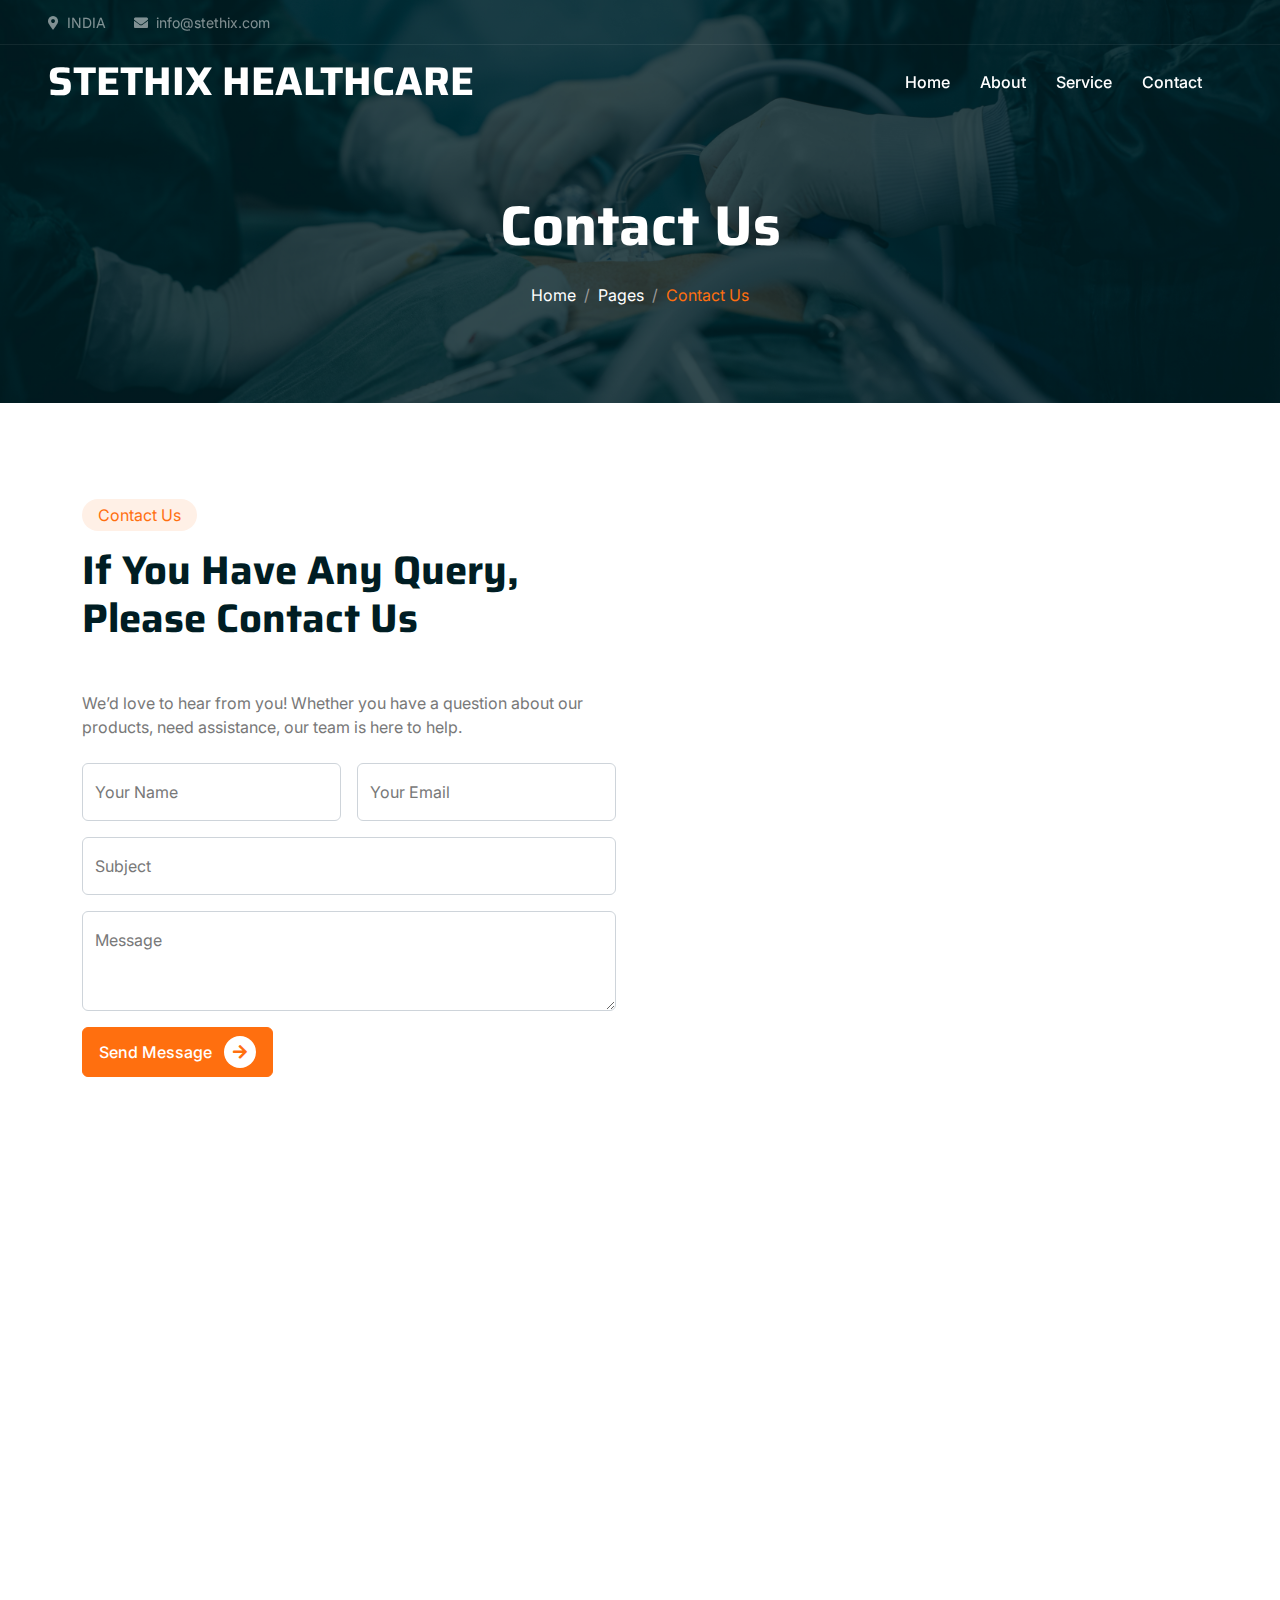
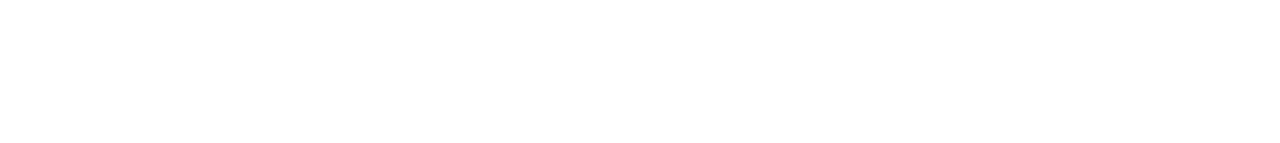
<file: contact.html>
<!DOCTYPE html>
<html lang="en">

<head>
    <meta charset="utf-8">
    <title>STETHIX HEALTHCARE | contact us</title>
    <meta content="width=device-width, initial-scale=1.0" name="viewport">
<meta content="Medical equipment supplier India, Healthcare consumables, Critical care devices supplier, Laboratory products distributor, Hospital consumables provider, PPE kits wholesale supplier, Disposable medical products, Blood collection tubes supplier, IV sets and oxygen masks, Veterinary critical care solutions, Medical equipment sales and services, Healthcare supplies online store, Laboratory essentials for hospitals, High-quality medical consumables, Affordable healthcare equipment, Trusted healthcare supplier India, One-stop medical supply shop, Advanced healthcare solutions, Reliable medical product supplier, Stethix Healthcare products, stethix healthcare, stethix, kerala medical equipments" name="keywords">
    <meta content="Stethix Healthcare is your trusted partner for high-quality medical equipment, healthcare consumables, critical care devices, and laboratory essentials. We provide reliable solutions for hospitals, clinics, and veterinary care, ensuring excellence and affordability in healthcare supplies." name="description">

<!-- Google tag (gtag.js) -->
<script async src="https://www.googletagmanager.com/gtag/js?id=G-5CHFH58EYH"></script>
<script>
  window.dataLayer = window.dataLayer || [];
  function gtag(){dataLayer.push(arguments);}
  gtag('js', new Date());

  gtag('config', 'G-5CHFH58EYH');
</script>
    <!-- Favicon -->
    <link href="img/favicon.ico" rel="icon">

    <!-- Google Web Fonts -->
    <link rel="preconnect" href="https://fonts.googleapis.com">
    <link rel="preconnect" href="https://fonts.gstatic.com" crossorigin>
    <link href="https://fonts.googleapis.com/css2?family=Inter:wght@400;500;600&family=Saira:wght@500;600;700&display=swap" rel="stylesheet"> 

    <!-- Icon Font Stylesheet -->
    <link href="https://cdnjs.cloudflare.com/ajax/libs/font-awesome/5.10.0/css/all.min.css" rel="stylesheet">
    <link href="https://cdn.jsdelivr.net/npm/bootstrap-icons@1.4.1/font/bootstrap-icons.css" rel="stylesheet">

    <!-- Libraries Stylesheet -->
    <link href="lib/animate/animate.min.css" rel="stylesheet">
    <link href="lib/owlcarousel/assets/owl.carousel.min.css" rel="stylesheet">

    <!-- Customized Bootstrap Stylesheet -->
    <link href="css/bootstrap.min.css" rel="stylesheet">

    <!-- Template Stylesheet -->
    <link href="css/style.css" rel="stylesheet">
</head>

<body>
    <!-- Spinner Start -->
    <div id="spinner" class="show bg-white position-fixed translate-middle w-100 vh-100 top-50 start-50 d-flex align-items-center justify-content-center">
        <div class="spinner-grow text-primary" role="status"></div>
    </div>
    <!-- Spinner End -->


   
  <!-- Navbar Start -->
  <div class="container-fluid fixed-top px-0 wow fadeIn" data-wow-delay="0.1s">
    <div class="top-bar text-white-50 row gx-0 align-items-center d-none d-lg-flex">
        <div class="col-lg-6 px-5 text-start">
            <small><i class="fa fa-map-marker-alt me-2"></i>INDIA</small>
            <small class="ms-4"><i class="fa fa-envelope me-2"></i>info@stethix.com</small>
        </div>
      
    </div>

    <nav class="navbar navbar-expand-lg navbar-dark py-lg-0 px-lg-5 wow fadeIn" data-wow-delay="0.1s">
        <a href="index.html" class="navbar-brand ms-4 ms-lg-0">
            <h1 class="fw-bold text-primary m-0"><span class="text-white">STETHIX HEALTHCARE</span></h1>
        </a>
        <button type="button" class="navbar-toggler me-4" data-bs-toggle="collapse" data-bs-target="#navbarCollapse">
            <span class="navbar-toggler-icon"></span>
        </button>
        <div class="collapse navbar-collapse" id="navbarCollapse">
            <div class="navbar-nav ms-auto p-4 p-lg-0">
                <a href="index.html" class="nav-item nav-link">Home</a>
                <a href="about.html" class="nav-item nav-link active">About</a>
                <a href="service.html" class="nav-item nav-link">Service</a>
                
                <a href="contact.html" class="nav-item nav-link">Contact</a>
            </div>
           
        </div>
    </nav>
</div>
<!-- Navbar End -->


    <!-- Page Header Start -->
    <div class="container-fluid page-header mb-5 wow fadeIn" data-wow-delay="0.1s">
        <div class="container text-center">
            <h1 class="display-4 text-white animated slideInDown mb-4">Contact Us</h1>
            <nav aria-label="breadcrumb animated slideInDown">
                <ol class="breadcrumb justify-content-center mb-0">
                    <li class="breadcrumb-item"><a class="text-white" href="#">Home</a></li>
                    <li class="breadcrumb-item"><a class="text-white" href="#">Pages</a></li>
                    <li class="breadcrumb-item text-primary active" aria-current="page">Contact Us</li>
                </ol>
            </nav>
        </div>
    </div>
    <!-- Page Header End -->


    <!-- Contact Start -->
    <div class="container-xxl py-5">
        <div class="container">
            <div class="row g-5">
                <div class="col-lg-6 wow fadeIn" data-wow-delay="0.1s">
                    <div class="d-inline-block rounded-pill bg-secondary text-primary py-1 px-3 mb-3">Contact Us</div>
                    <h1 class="display-6 mb-5">If You Have Any Query, Please Contact Us</h1>
                    <p class="mb-4">We’d love to hear from you! Whether you have a question about our products, need assistance, our team is here to help.</p>
                    <form action="https://formspree.io/f/mgvezolv" method="POST">
                        <div class="row g-3">
                            <div class="col-md-6">
                                <div class="form-floating">
                                    <input type="text" class="form-control" id="name" name="name" placeholder="Your Name" required>
                                    <label for="name">Your Name</label>
                                </div>
                            </div>
                            <div class="col-md-6">
                                <div class="form-floating">
                                    <input type="email" class="form-control" id="email" name="email" placeholder="Your Email" required>
                                    <label for="email">Your Email</label>
                                </div>
                            </div>
                            <div class="col-12">
                                <div class="form-floating">
                                    <input type="text" class="form-control" id="subject" name="subject" placeholder="Subject" required>
                                    <label for="subject">Subject</label>
                                </div>
                            </div>
                            <div class="col-12">
                                <div class="form-floating">
                                    <textarea class="form-control" placeholder="Leave a message here" id="message" name="message" style="height: 100px" required></textarea>
                                    <label for="message">Message</label>
                                </div>
                            </div>
                            <div class="col-12">
                                <button class="btn btn-primary py-2 px-3 me-3">
                                    Send Message
                                    <div class="d-inline-flex btn-sm-square bg-white text-primary rounded-circle ms-2">
                                        <i class="fa fa-arrow-right"></i>
                                    </div>
                                </button>
                            </div>
                        </div>
                    </form>
                    
                </div>
                <div class="col-lg-6 wow fadeIn" data-wow-delay="0.5s" style="min-height: 450px;">
                    <div class="position-relative rounded overflow-hidden h-100">
                        <iframe src="https://www.google.com/maps/embed?pb=!1m18!1m12!1m3!1d3929.7434732219144!2d76.2960353!3d9.955288499999998!2m3!1f0!2f0!3f0!3m2!1i1024!2i768!4f13.1!3m3!1m2!1s0x3b08738f69af5d67%3A0x19032f664dd65b24!2sSTETHIX%20HEALTHCARE%20LLP!5e0!3m2!1sen!2sin!4v1732193950928!5m2!1sen!2sin" width="600" height="450" style="border:0;" allowfullscreen="" loading="lazy" referrerpolicy="no-referrer-when-downgrade"></iframe>
                    </div>
                </div>
            </div>
        </div>
    </div>
    <!-- Contact End -->


   <!-- Footer Start -->
   <div class="container-fluid bg-dark text-white-50 footer mt-5 pt-5 wow fadeIn" data-wow-delay="0.1s">
    <div class="container py-5">
        <div class="row g-5">
            <div class="col-lg-3 col-md-6">
                <h1 class="fw-bold text-primary mb-4"><span class="text-white">STETHIX HEALTHCARE LLP</span></h1>
                <p>Serving healthcare providers worldwide, we combine our global reach with deep local expertise to meet the unique needs of every region, offering tailored solutions that make a difference in patient care.</p>
                <!--<div class="d-flex pt-2">
                    <a class="btn btn-square me-1" href=""><i class="fab fa-twitter"></i></a>
                    <a class="btn btn-square me-1" href=""><i class="fab fa-facebook-f"></i></a>
                    <a class="btn btn-square me-1" href=""><i class="fab fa-youtube"></i></a>
                    <a class="btn btn-square me-0" href=""><i class="fab fa-linkedin-in"></i></a>
                </div> -->
            </div>
            <div class="col-lg-3 col-md-6">
                <h5 class="text-light mb-4">Address</h5>
                <p><i class="fa fa-map-marker-alt me-3"></i>Ernakulam,Kerala,IN</p>
                <p><i class="fa fa-phone-alt me-3"></i>+91-9188764881<br> &nbsp; &nbsp;&nbsp;&nbsp;&nbsp;&nbsp;+91-9482243708</p>
                <p><i class="fa fa-envelope me-3"></i>info@stethix.com</p>
            </div>
            <div class="col-lg-3 col-md-6">
                <h5 class="text-light mb-4">Quick Links</h5>
                <a class="btn btn-link" href="">About Us</a>
                <a class="btn btn-link" href="">Contact Us</a>
                <a class="btn btn-link" href="">Our Services</a>
                <a class="btn btn-link" href="">Terms & Condition</a>
                <a class="btn btn-link" href="">Support</a>
            </div>
            
        </div>
    </div>
    <div class="container-fluid copyright">
        <div class="container">
            <div class="row">
                <div class="col-md-6 text-center text-md-start mb-3 mb-md-0">
                    &copy; <a href="https://stethix.com">stethix.com</a>, All Right Reserved.
                </div>
                <div class="col-md-6 text-center text-md-end">
                   Designed By <a>STETHIX HEALTHCARE</a>
                </div>
            </div>
        </div>
    </div>
</div>
<!-- Footer End -->


<script>(function(w, d) { w.CollectId = "673c24aa48b2ba247e882c28"; var h = d.head || d.getElementsByTagName("head")[0]; var s = d.createElement("script"); s.setAttribute("type", "text/javascript"); s.async=true; s.setAttribute("src", "https://collectcdn.com/launcher.js"); h.appendChild(s); })(window, document);</script>
   



    <!-- JavaScript Libraries -->
    <script src="https://code.jquery.com/jquery-3.4.1.min.js"></script>
    <script src="https://cdn.jsdelivr.net/npm/bootstrap@5.0.0/dist/js/bootstrap.bundle.min.js"></script>
    <script src="lib/wow/wow.min.js"></script>
    <script src="lib/easing/easing.min.js"></script>
    <script src="lib/waypoints/waypoints.min.js"></script>
    <script src="lib/owlcarousel/owl.carousel.min.js"></script>
    <script src="lib/parallax/parallax.min.js"></script>

    <!-- Template Javascript -->
    <script src="js/main.js"></script>
</body>

</html>
</file>
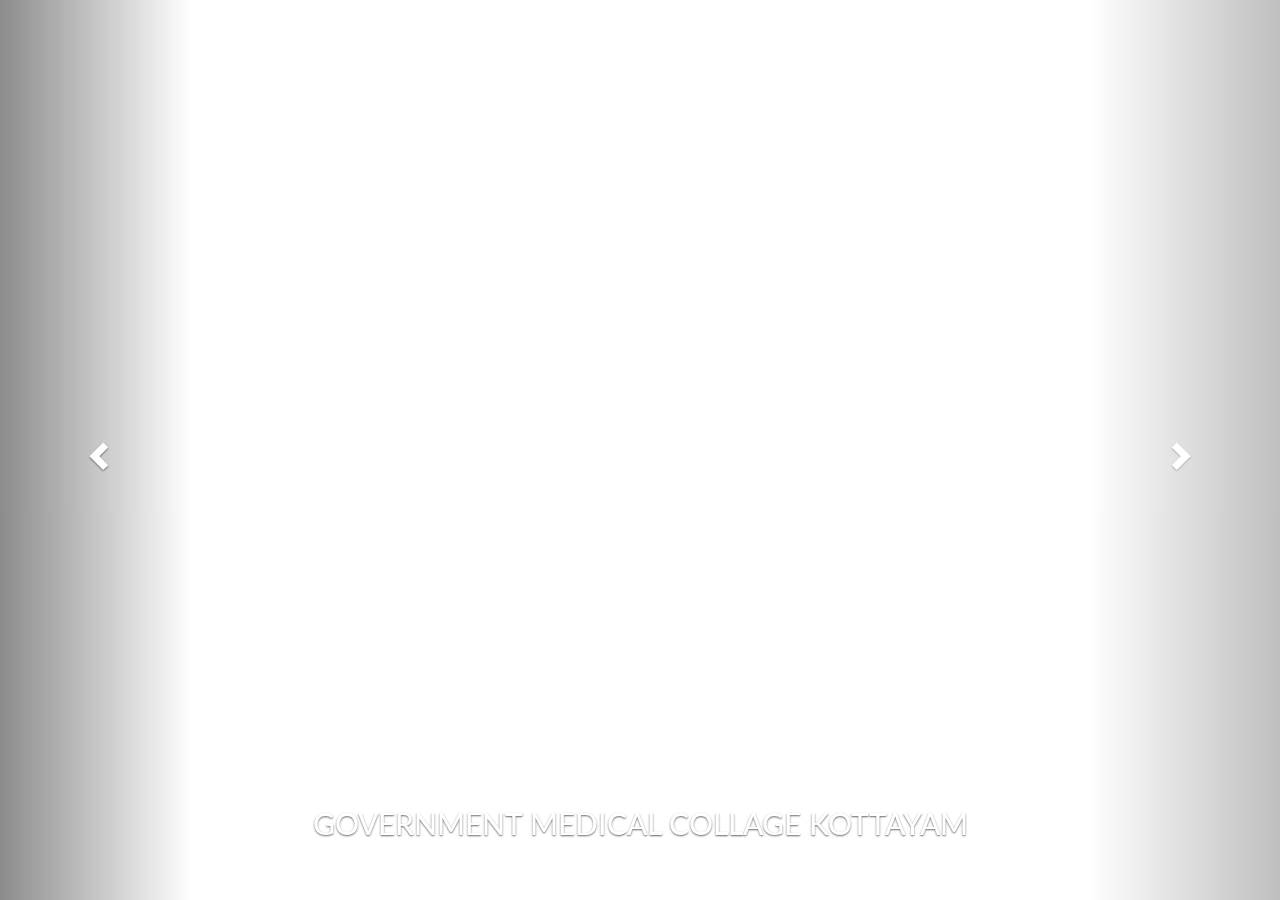
<file: gallery.html>
<!doctype html>
<html lang="en">
  <head>
    <meta http-equiv="refresh" content="25; URL=https://hospital.dinuanju.in/" />

    <style>
   body{
  font-family: 'Lato', sans-serif;
}
.carousel-fade .carousel-inner .item {
  opacity: 0;
  transition-property: opacity;
}

.carousel-fade .carousel-inner .active {
  opacity: 1;
}

.carousel-fade .carousel-inner .active.left,
.carousel-fade .carousel-inner .active.right {
  left: 0;
  opacity: 0;
  z-index: 1;
}

.carousel-fade .carousel-inner .next.left,
.carousel-fade .carousel-inner .prev.right {
  opacity: 1;
}

.carousel-fade .carousel-control {
  z-index: 2;
} 
@media all and (transform-3d), (-webkit-transform-3d) {
    .carousel-fade .carousel-inner > .item.next,
    .carousel-fade .carousel-inner > .item.active.right {
      opacity: 0;
      -webkit-transform: translate3d(0, 0, 0);
              transform: translate3d(0, 0, 0);
    }
    .carousel-fade .carousel-inner > .item.prev,
    .carousel-fade .carousel-inner > .item.active.left {
      opacity: 0;
      -webkit-transform: translate3d(0, 0, 0);
              transform: translate3d(0, 0, 0);
    }
    .carousel-fade .carousel-inner > .item.next.left,
    .carousel-fade .carousel-inner > .item.prev.right,
    .carousel-fade .carousel-inner > .item.active {
      opacity: 1;
      -webkit-transform: translate3d(0, 0, 0);
              transform: translate3d(0, 0, 0);
    }
} 
.carousel-caption {
    text-shadow: 0 1px 4px rgba(0,0,0,.9);
  font-size:17px
}
.carousel-caption h3 {
  font-size: 30px;
  font-family: 'Lato', sans-serif;
}
    html,
    body,
    .carousel,
    .carousel-inner,
    .carousel-inner .item {
      height: 100%;
    } 
    .item:nth-child(1) {
      background: url('https://kottayammedicalcollege.org/wp-content/uploads/2023/06/slide-7.jpeg');
  background-size: cover;
  background-position: center center;
  background-repeat: no-repeat;
    }

    .item:nth-child(2) {
      background: url('https://kottayammedicalcollege.org/wp-content/uploads/2023/06/slidecm.jpg');
  background-size: cover;
  background-position: center center;
  background-repeat: no-repeat;
    }

    .item:nth-child(3) {
      background: url('https://kottayammedicalcollege.org/wp-content/uploads/2023/06/slide-9.jpeg');
  background-size: cover;
  background-position: center center;
  background-repeat: no-repeat;
    }

    .credit {
      position: fixed;
      bottom: 0;
      right: 0;
      padding: 10px;
      color: #ffffff; /* White text color */
      font-weight: bold; /* Bold font weight */
      font-size: 20px; /* Increase the font size */
    }
    </style>
    <!-- Required meta tags -->
    <meta charset="utf-8">
    <meta name="viewport" content="width=device-width, initial-scale=1">
    <link rel="stylesheet" type="text/css" href="https://maxcdn.bootstrapcdn.com/bootstrap/3.3.1/css/bootstrap.min.css">
    <link href='https://fonts.googleapis.com/css?family=Lato' rel='stylesheet' type='text/css'>
    <!-- Bootstrap CSS -->
    <link href="https://cdn.jsdelivr.net/npm/bootstrap@5.0.2/dist/css/bootstrap.min.css" rel="stylesheet" integrity="sha384-EVSTQN3/azprG1Anm3QDgpJLIm9Nao0Yz1ztcQTwFspd3yD65VohhpuuCOmLASjC" crossorigin="anonymous">

    <title>GALLERY</title>
  </head>
  <body>
    
    <link rel="stylesheet" type="text/css" href="https://maxcdn.bootstrapcdn.com/bootstrap/3.3.1/css/bootstrap.min.css">
    <link href='https://fonts.googleapis.com/css?family=Lato' rel='stylesheet' type='text/css'>
    
        <div id="carouselFade" class="carousel slide carousel-fade" data-ride="carousel">
    
            <!-- Wrapper for slides -->
            <div class="carousel-inner" role="listbox">
                <div class="item active">  
                    <div class="carousel-caption">
                      <h3>GOVERNMENT MEDICAL COLLAGE KOTTAYAM </h3>
                    </div>
                </div>
                <div class="item"> 
                    <div class="carousel-caption">
                        <h3>GOVERNMENT MEDICAL COLLAGE KOTTAYAM </h3>
                    </div>
                </div>
                <div class="item"> 
                    <div class="carousel-caption">
                        <h3>GOVERNMENT MEDICAL COLLAGE KOTTAYAM </h3>
                    </div>
                </div>
            </div>
    
            <!-- Controls -->
            <a class="left carousel-control" href="#carouselFade" role="button" data-slide="prev">
                <span class="glyphicon glyphicon-chevron-left" aria-hidden="true"></span>
                <span class="sr-only">Previous</span>
            </a>
            <a class="right carousel-control" href="#carouselFade" role="button" data-slide="next">
                <span class="glyphicon glyphicon-chevron-right" aria-hidden="true"></span>
                <span class="sr-only">Next</span>
            </a>
        </div>
        <!-- Credit line -->
  <div class="credit">
    Developed by STETHIX HEALTHCARE<br>
    Email: info@stethix.com
  </div>
        <!-- jQuery (necessary for Bootstrap's JavaScript plugins) -->
        <script src="https://ajax.googleapis.com/ajax/libs/jquery/1.11.1/jquery.min.js"></script>
        <!-- Include all compiled plugins (below), or include individual files as needed -->
        <script src="https://maxcdn.bootstrapcdn.com/bootstrap/3.3.1/js/bootstrap.min.js">
            $('.carousel').carousel({
  interval: 30,
  pause: false
})
        </script>
  </body></html>
</file>
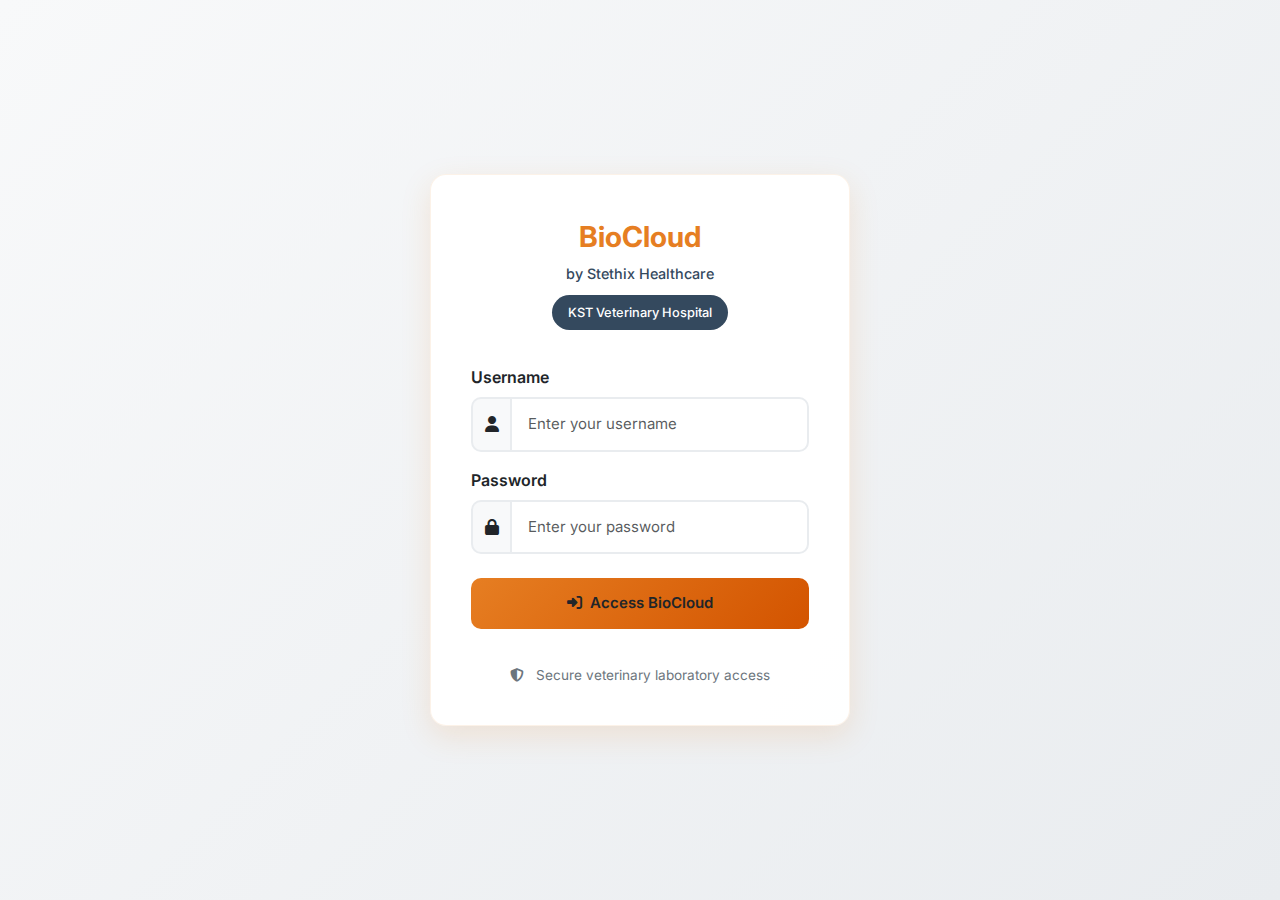
<file: login.html>
<!DOCTYPE html>
<html lang="en">
<head>
    <meta charset="UTF-8">
    <meta name="viewport" content="width=device-width, initial-scale=1.0">
    <title>BioCloud - Stethix | KST Veterinary Hospital</title>
    <link href="https://cdn.jsdelivr.net/npm/bootstrap@5.3.0/dist/css/bootstrap.min.css" rel="stylesheet">
    <link rel="stylesheet" href="https://cdnjs.cloudflare.com/ajax/libs/font-awesome/6.4.0/css/all.min.css">
    <link href="https://fonts.googleapis.com/css2?family=Inter:wght@300;400;500;600;700&display=swap" rel="stylesheet">
    <style>
        :root {
            --primary: #e67e22;
            --primary-dark: #d35400;
            --primary-light: #f39c12;
            --secondary: #34495e;
            --accent: #e74c3c;
            --success: #27ae60;
            --light: #f8f9fa;
            --dark: #2c3e50;
        }
        
        body {
            background: linear-gradient(135deg, #f8f9fa 0%, #e9ecef 100%);
            height: 100vh;
            display: flex;
            align-items: center;
            justify-content: center;
            font-family: 'Inter', sans-serif;
            margin: 0;
        }
        
        .login-container {
            background: rgba(255, 255, 255, 0.95);
            border-radius: 16px;
            box-shadow: 0 10px 30px rgba(230, 126, 34, 0.15);
            padding: 40px;
            width: 100%;
            max-width: 420px;
            border: 1px solid rgba(230, 126, 34, 0.1);
        }
        
        .brand-header {
            text-align: center;
            margin-bottom: 35px;
        }
        
        .brand-logo {
            height: 70px;
            margin-bottom: 15px;
            border-radius: 10px;
        }
        
        .product-name {
            color: var(--primary);
            font-weight: 700;
            font-size: 1.8rem;
            margin-bottom: 5px;
        }
        
        .brand-subtitle {
            color: var(--secondary);
            font-size: 0.9rem;
            font-weight: 500;
        }
        
        .form-control {
            border-radius: 10px;
            padding: 14px 16px;
            border: 2px solid #e9ecef;
            transition: all 0.3s;
            font-size: 15px;
        }
        
        .form-control:focus {
            border-color: var(--primary);
            box-shadow: 0 0 0 3px rgba(230, 126, 34, 0.1);
        }
        
        .btn-login {
            background: linear-gradient(135deg, var(--primary), var(--primary-dark));
            border: none;
            border-radius: 10px;
            padding: 14px;
            font-weight: 600;
            font-size: 15px;
            transition: all 0.3s;
        }
        
        .btn-login:hover {
            background: linear-gradient(135deg, var(--primary-dark), var(--primary));
            transform: translateY(-1px);
            box-shadow: 0 5px 15px rgba(230, 126, 34, 0.3);
        }
        
        .security-notice {
            font-size: 0.85rem;
            color: #6c757d;
            text-align: center;
            margin-top: 20px;
        }
        
        .input-group-text {
            background: var(--light);
            border: 2px solid #e9ecef;
            border-right: none;
            border-radius: 10px 0 0 10px;
        }
        
        .hospital-badge {
            background: var(--secondary);
            color: white;
            padding: 8px 16px;
            border-radius: 20px;
            font-size: 0.8rem;
            font-weight: 500;
            display: inline-block;
            margin-top: 10px;
        }
    </style>
</head>
<body>
    <div class="login-container">
        <div class="brand-header">
            <div class="product-name">BioCloud</div>
            <div class="brand-subtitle">by Stethix Healthcare</div>
            <div class="hospital-badge">KST Veterinary Hospital</div>
        </div>
        
        <form id="loginForm">
            <div class="mb-3">
                <label for="username" class="form-label fw-semibold">Username</label>
                <div class="input-group">
                    <span class="input-group-text"><i class="fas fa-user"></i></span>
                    <input type="text" class="form-control" id="username" placeholder="Enter your username" required>
                </div>
            </div>
            
            <div class="mb-4">
                <label for="password" class="form-label fw-semibold">Password</label>
                <div class="input-group">
                    <span class="input-group-text"><i class="fas fa-lock"></i></span>
                    <input type="password" class="form-control" id="password" placeholder="Enter your password" required>
                </div>
            </div>
            
            <button type="submit" class="btn btn-login w-100 mb-3">
                <i class="fas fa-sign-in-alt me-2"></i>Access BioCloud
            </button>
            
            <div class="security-notice">
                <i class="fas fa-shield-alt me-2"></i>
                Secure veterinary laboratory access
            </div>
        </form>
    </div>

    <script src="https://cdn.jsdelivr.net/npm/bootstrap@5.3.0/dist/js/bootstrap.bundle.min.js"></script>
    <script>
        // Secure credentials (hidden from source)
        const validCredentials = {
            username: "KST",
            password: "Kst@360"
        };

        // Obfuscated validation
        function validateCredentials(username, password) {
            const userValid = btoa(username) === "S1NU";
            const passValid = btoa(password) === "S3N0QDM2MA==";
            return userValid && passValid;
        }

        document.getElementById('loginForm').addEventListener('submit', function(e) {
            e.preventDefault();
            
            const username = document.getElementById('username').value;
            const password = document.getElementById('password').value;
            
            if (validateCredentials(username, password)) {
                // Add loading state
                const btn = this.querySelector('button');
                const originalText = btn.innerHTML;
                btn.innerHTML = '<i class="fas fa-spinner fa-spin me-2"></i>Authenticating...';
                btn.disabled = true;
                
                setTimeout(() => {
                    localStorage.setItem('loggedIn', 'true');
                    localStorage.setItem('user', username);
                    window.location.href = 'biochemistry.html';
                }, 1000);
            } else {
                alert('Invalid credentials. Please try again.');
            }
        });
        
        // Redirect if already logged in
        if (localStorage.getItem('loggedIn') === 'true') {
            window.location.href = 'biochemistry.html';
        }
    </script>
</body>
</html>
</file>
<file: css/style.css>
/********** Template CSS **********/
:root {
    --primary: #fff;
    --secondary: #FFF0E6;
    --light: #F8F8F9;
    --dark: #095b65;
}

.back-to-top {
    position: fixed;
    display: none;
    right: 30px;
    bottom: 30px;
    z-index: 99;
}


/*** Spinner ***/
#spinner {
    opacity: 0;
    visibility: hidden;
    transition: opacity .5s ease-out, visibility 0s linear .5s;
    z-index: 99999;
}

#spinner.show {
    transition: opacity .5s ease-out, visibility 0s linear 0s;
    visibility: visible;
    opacity: 1;
}


/*** Button ***/
.btn {
    font-weight: 500;
    transition: .5s;
}

.btn.btn-primary,
.btn.btn-outline-primary:hover {
    color: #FFFFFF;
}

.btn.btn-primary:hover {
    color: var(--primary);
    background: transparent;
}

.btn-square {
    width: 38px;
    height: 38px;
}

.btn-sm-square {
    width: 32px;
    height: 32px;
}

.btn-lg-square {
    width: 48px;
    height: 48px;
}

.btn-square,
.btn-sm-square,
.btn-lg-square {
    padding: 0;
    display: flex;
    align-items: center;
    justify-content: center;
    font-weight: normal;
}


/*** Navbar ***/
.fixed-top {
    transition: .5s;
}

.top-bar {
    height: 45px;
    border-bottom: 1px solid rgba(255, 255, 255, .07);
}

.navbar .dropdown-toggle::after {
    border: none;
    content: "\f107";
    font-family: "Font Awesome 5 Free";
    font-weight: 900;
    vertical-align: middle;
    margin-left: 8px;
}

.navbar .navbar-nav .nav-link {
    margin-right: 30px;
    padding: 25px 0;
    color: #FFFFFF;
    font-weight: 500;
    outline: none;
}

.navbar .navbar-nav .nav-link:hover,
.navbar .navbar-nav .nav-link.active {
    color: var(--primary);
}

@media (max-width: 991.98px) {
    .navbar .navbar-nav {
        margin-top: 10px;
        border-top: 1px solid rgba(0, 0, 0, .07);
        background: var(--dark);
    }

    .navbar .navbar-nav .nav-link {
        padding: 10px 0;
    }
}

@media (min-width: 992px) {
    .navbar .nav-item .dropdown-menu {
        display: block;
        visibility: hidden;
        top: 100%;
        transform: rotateX(-75deg);
        transform-origin: 0% 0%;
        transition: .5s;
        opacity: 0;
    }

    .navbar .nav-item:hover .dropdown-menu {
        transform: rotateX(0deg);
        visibility: visible;
        transition: .5s;
        opacity: 1;
    }
}


/*** Header ***/
.carousel-caption {
    top: 0;
    left: 0;
    right: 0;
    bottom: 0;
    display: flex;
    align-items: center;
    justify-content: center;
    text-align: center;
    background: rgba(0, 29, 35, .8);
    z-index: 1;
}

.carousel-control-prev,
.carousel-control-next {
    width: 15%;
}

.carousel-control-prev-icon,
.carousel-control-next-icon {
    width: 3rem;
    height: 3rem;
    background-color: var(--dark);
    border: 12px solid var(--dark);
    border-radius: 3rem;
}

@media (max-width: 768px) {
    #header-carousel .carousel-item {
        position: relative;
        min-height: 450px;
    }
    
    #header-carousel .carousel-item img {
        position: absolute;
        width: 100%;
        height: 100%;
        object-fit: cover;
    }
}

.page-header {
    padding-top: 12rem;
    padding-bottom: 6rem;
    background: linear-gradient(rgba(0, 29, 35, .8), rgba(0, 29, 35, .8)), url(../img/pexels-zeoxs-11748826.jpg) center center no-repeat;
    background-size: cover;
}

.page-header .breadcrumb-item+.breadcrumb-item::before {
    color: #999999;
}


/*** Causes ***/
.causes-item .progress {
    height: 5px;
    border-radius: 0;
    overflow: visible;
}

.causes-item .progress .progress-bar {
    position: relative;
    overflow: visible;
    width: 0px;
    border-radius: 0;
    transition: 5s;
}

.causes-item .progress .progress-bar span {
    position: absolute;
    top: -7px;
    right: 0;
    width: 40px;
    height: 19px;
    display: flex;
    align-items: center;
    justify-content: center;
    font-size: 12px;
    background: var(--primary);
    color: #FFFFFF;
}

.causes-item .causes-overlay {
    position: absolute;
    width: 100%;
    height: 0;
    top: 0;
    left: 0;
    display: flex;
    align-items: center;
    justify-content: center;
    background: rgba(0, 0, 0, .5);
    overflow: hidden;
    opacity: 0;
    transition: .5s;
}

.causes-item:hover .causes-overlay {
    height: 100%;
    opacity: 1;
}


/*** Service ***/
.service-item {
    box-shadow: 0 0 45px rgba(0, 0, 0, .06);
}


/*** Donate ***/
.donate {
    background: rgba(0, 29, 35, .8);
}

.btn-group .btn-light:hover,
.btn-group input[type="radio"]:checked+label {
    color: var(--primary);
    border-color: var(--primary);
}


/*** Team ***/
.team-item img {
    position: relative;
    top: 0;
    transition: .5s;
}

.team-item:hover img {
    top: -30px;
}

.team-item .team-text {
    position: relative;
    height: 100px;
    transition: .5s;
}

.team-item:hover .team-text {
    margin-top: -60px;
    height: 160px;
}

.team-item .team-text .team-social {
    opacity: 0;
    transition: .5s;
}

.team-item:hover .team-text .team-social {
    opacity: 1;
}

.team-item .team-social .btn {
    display: inline-flex;
    color: var(--primary);
    background: #FFFFFF;
    border-radius: 40px;
}

.team-item .team-social .btn:hover {
    color: #FFFFFF;
    background: var(--primary);
}


/*** Testimonial ***/
.testimonial-carousel::before {
    position: absolute;
    content: "";
    top: 0;
    left: 0;
    height: 100%;
    width: 0;
    background: linear-gradient(to right, rgba(255, 255, 255, 1) 0%, rgba(255, 255, 255, 0) 100%);
    z-index: 1;
}

.testimonial-carousel::after {
    position: absolute;
    content: "";
    top: 0;
    right: 0;
    height: 100%;
    width: 0;
    background: linear-gradient(to left, rgba(255, 255, 255, 1) 0%, rgba(255, 255, 255, 0) 100%);
    z-index: 1;
}

@media (min-width: 768px) {
    .testimonial-carousel::before,
    .testimonial-carousel::after {
        width: 200px;
    }
}

@media (min-width: 992px) {
    .testimonial-carousel::before,
    .testimonial-carousel::after {
        width: 300px;
    }
}

.testimonial-carousel .owl-item .testimonial-text {
    background: var(--light);
    transform: scale(.8);
    transition: .5s;
}

.testimonial-carousel .owl-item.center .testimonial-text {
    background: var(--primary);
    transform: scale(1);
}

.testimonial-carousel .owl-item .testimonial-text *,
.testimonial-carousel .owl-item .testimonial-item img {
    transition: .5s;
}

.testimonial-carousel .owl-item.center .testimonial-text * {
    color: var(--light) !important;
}

.testimonial-carousel .owl-item.center .testimonial-item img {
    background: var(--primary) !important;
} 

.testimonial-carousel .owl-nav {
    position: absolute;
    width: 350px;
    top: 15px;
    left: 50%;
    transform: translateX(-50%);
    display: flex;
    justify-content: space-between;
    opacity: 0;
    transition: .5s;
    z-index: 1;
}

.testimonial-carousel:hover .owl-nav {
    width: 300px;
    opacity: 1;
}

.testimonial-carousel .owl-nav .owl-prev,
.testimonial-carousel .owl-nav .owl-next {
    position: relative;
    color: var(--primary);
    font-size: 45px;
    transition: .5s;
}

.testimonial-carousel .owl-nav .owl-prev:hover,
.testimonial-carousel .owl-nav .owl-next:hover {
    color: var(--dark);
}


/*** Footer ***/

.footer .btn.btn-link {
    display: block;
    margin-bottom: 5px;
    padding: 0;
    text-align: left;
    color: rgba(255,255,255,0.5);
    font-weight: normal;
    text-transform: capitalize;
    transition: .3s;
}

.footer .btn.btn-link::before {
    position: relative;
    content: "\f105";
    font-family: "Font Awesome 5 Free";
    font-weight: 900;
    color: rgba(255,255,255,0.5);
    margin-right: 10px;
}

.footer .btn.btn-link:hover {
    color: var(--light);
    letter-spacing: 1px;
    box-shadow: none;
}

.footer .btn.btn-square {
    color: rgba(255,255,255,0.5);
    border: 1px solid rgba(255,255,255,0.5);
}

.footer .btn.btn-square:hover {
    color: var(--secondary);
    border-color: var(--light);
}

.footer .copyright {
    padding: 25px 0;
    font-size: 15px;
    border-top: 1px solid rgba(256, 256, 256, .1);
}

.footer .copyright a {
    color: var(--secondary);
}

.footer .copyright a:hover {
    color: var(--primary);
}
</file>
